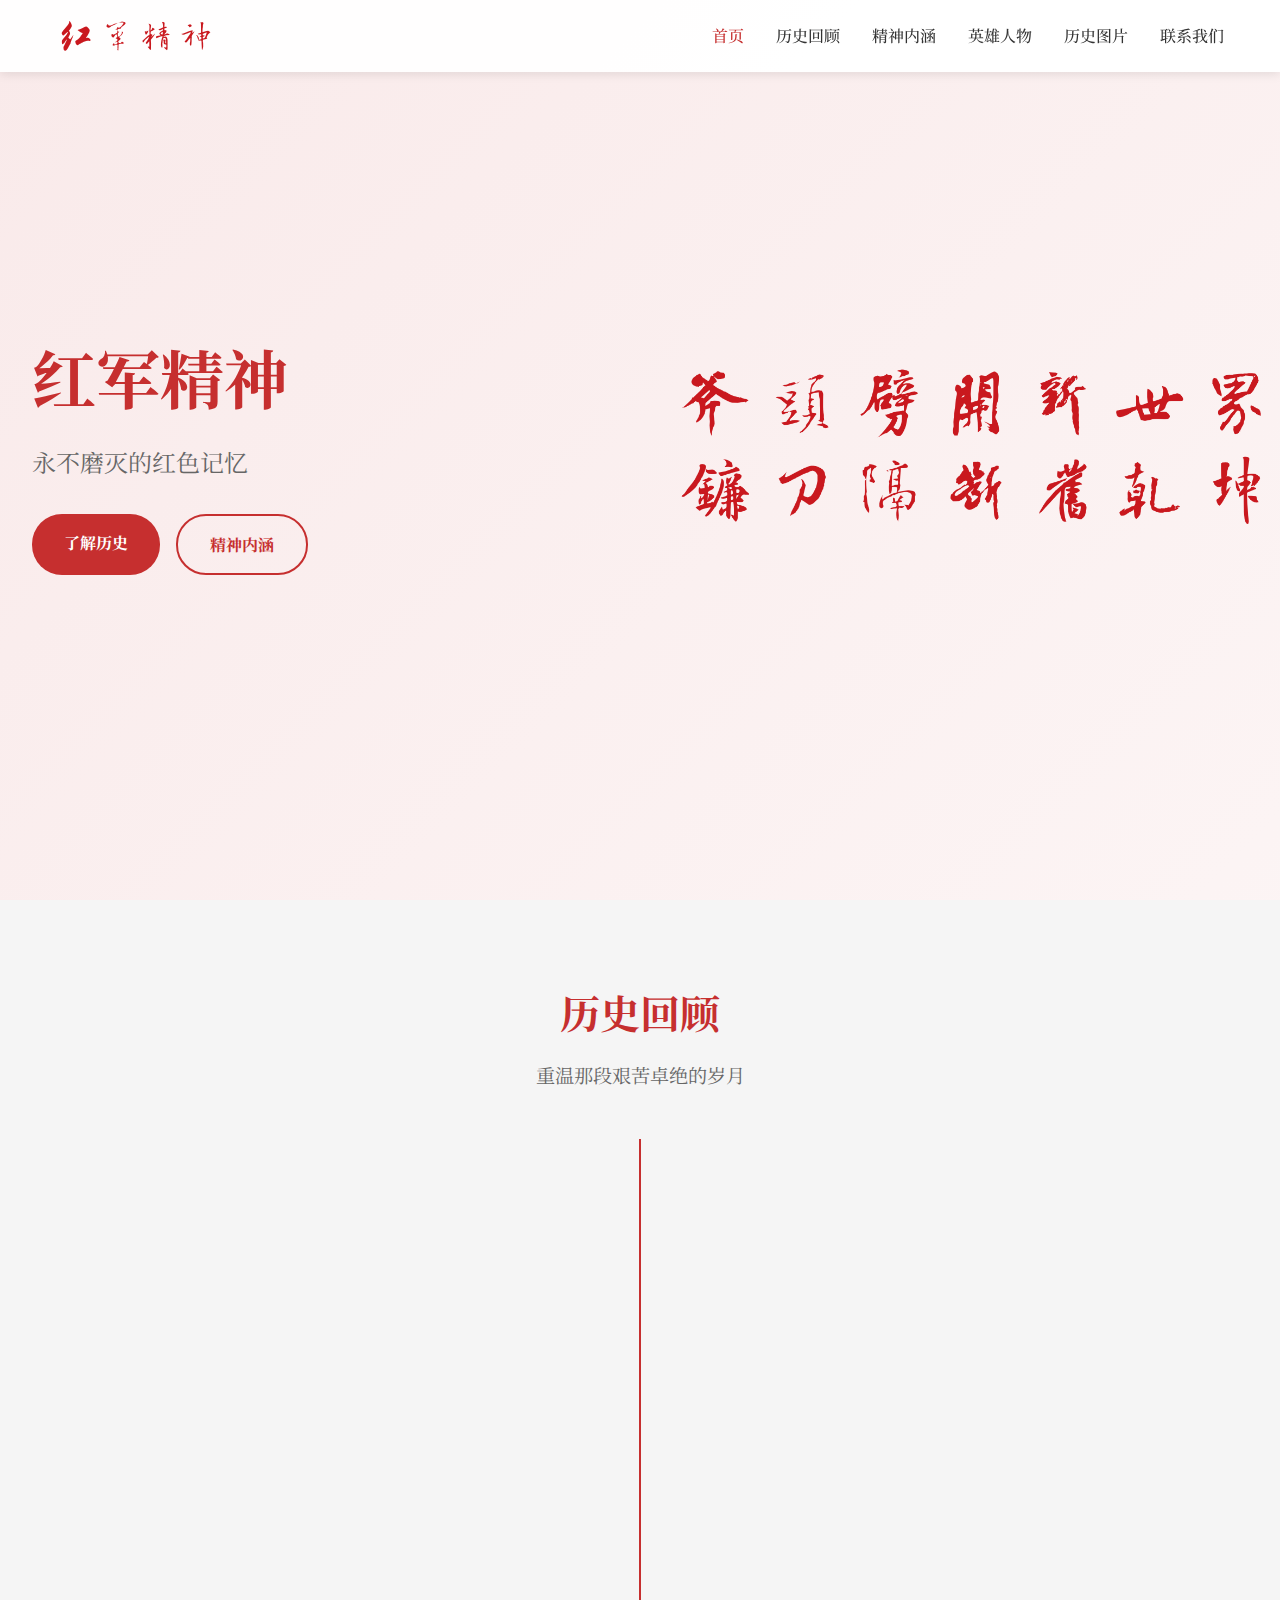
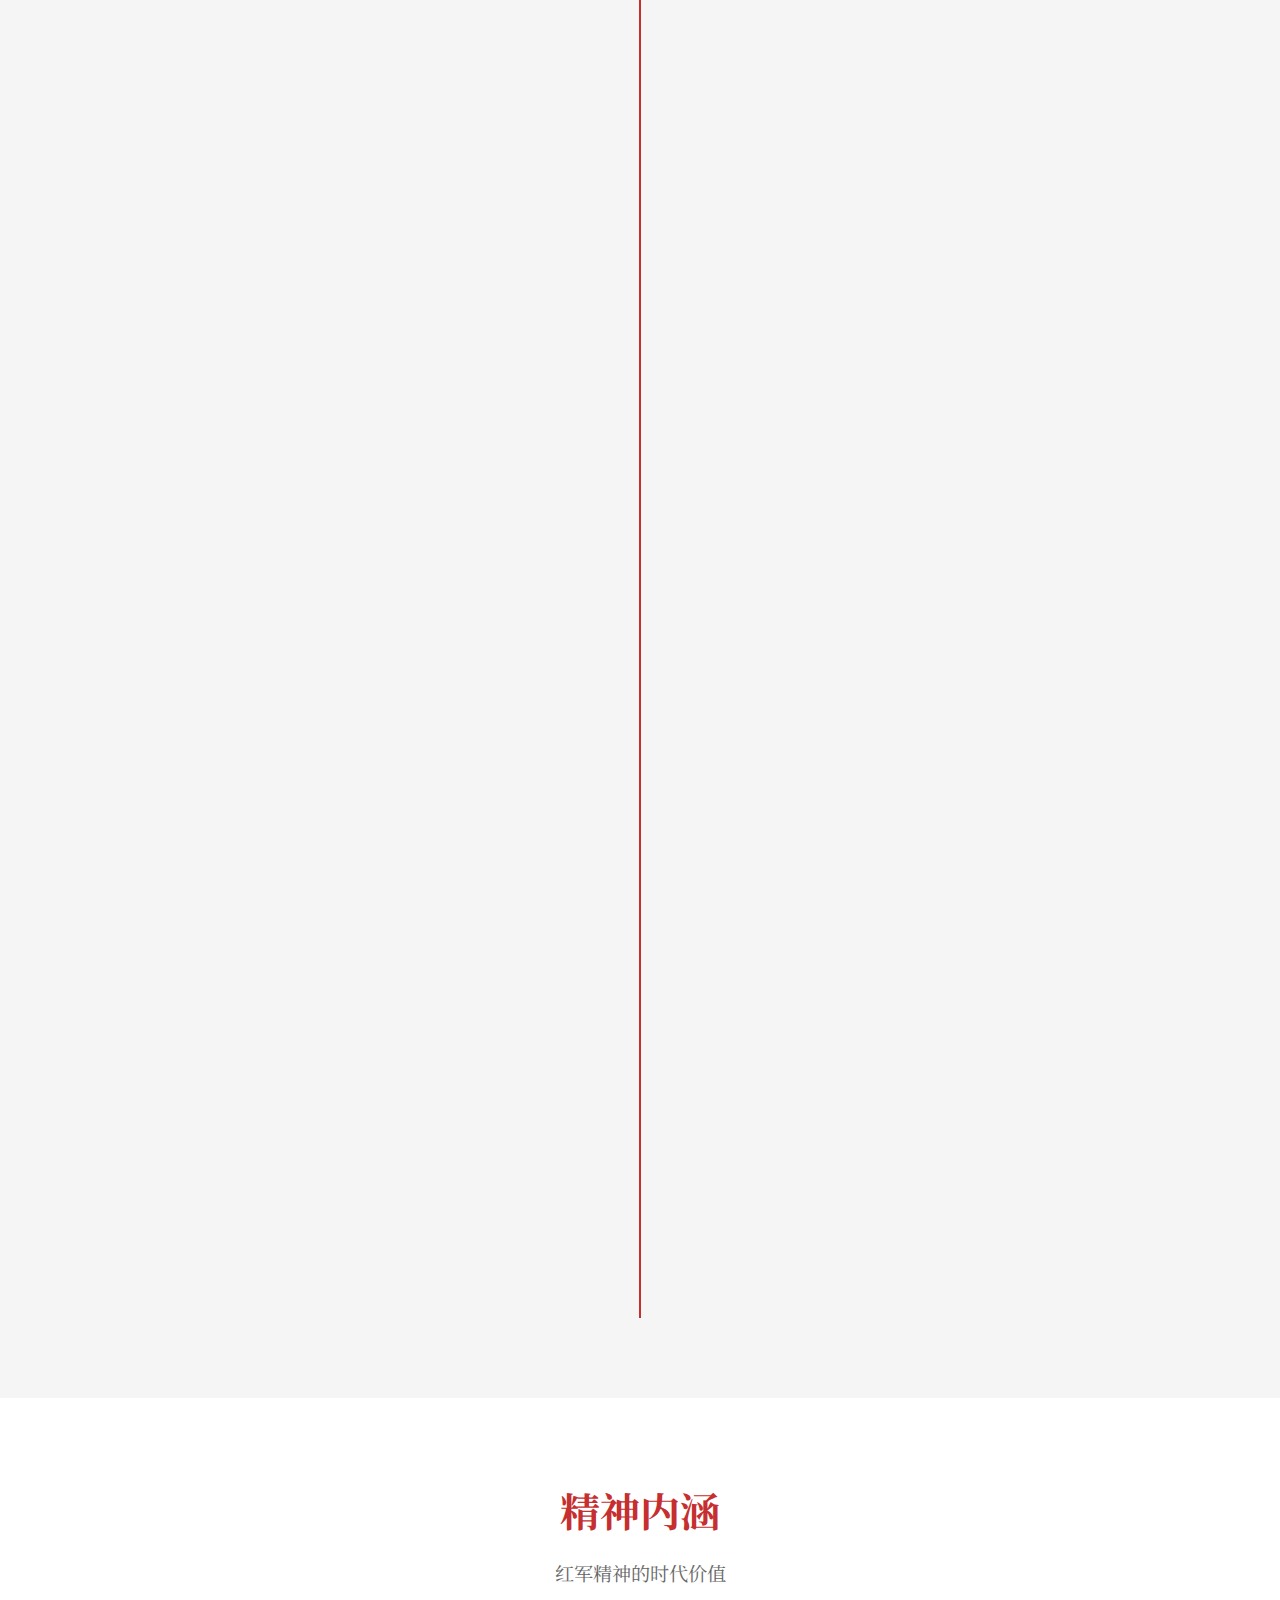
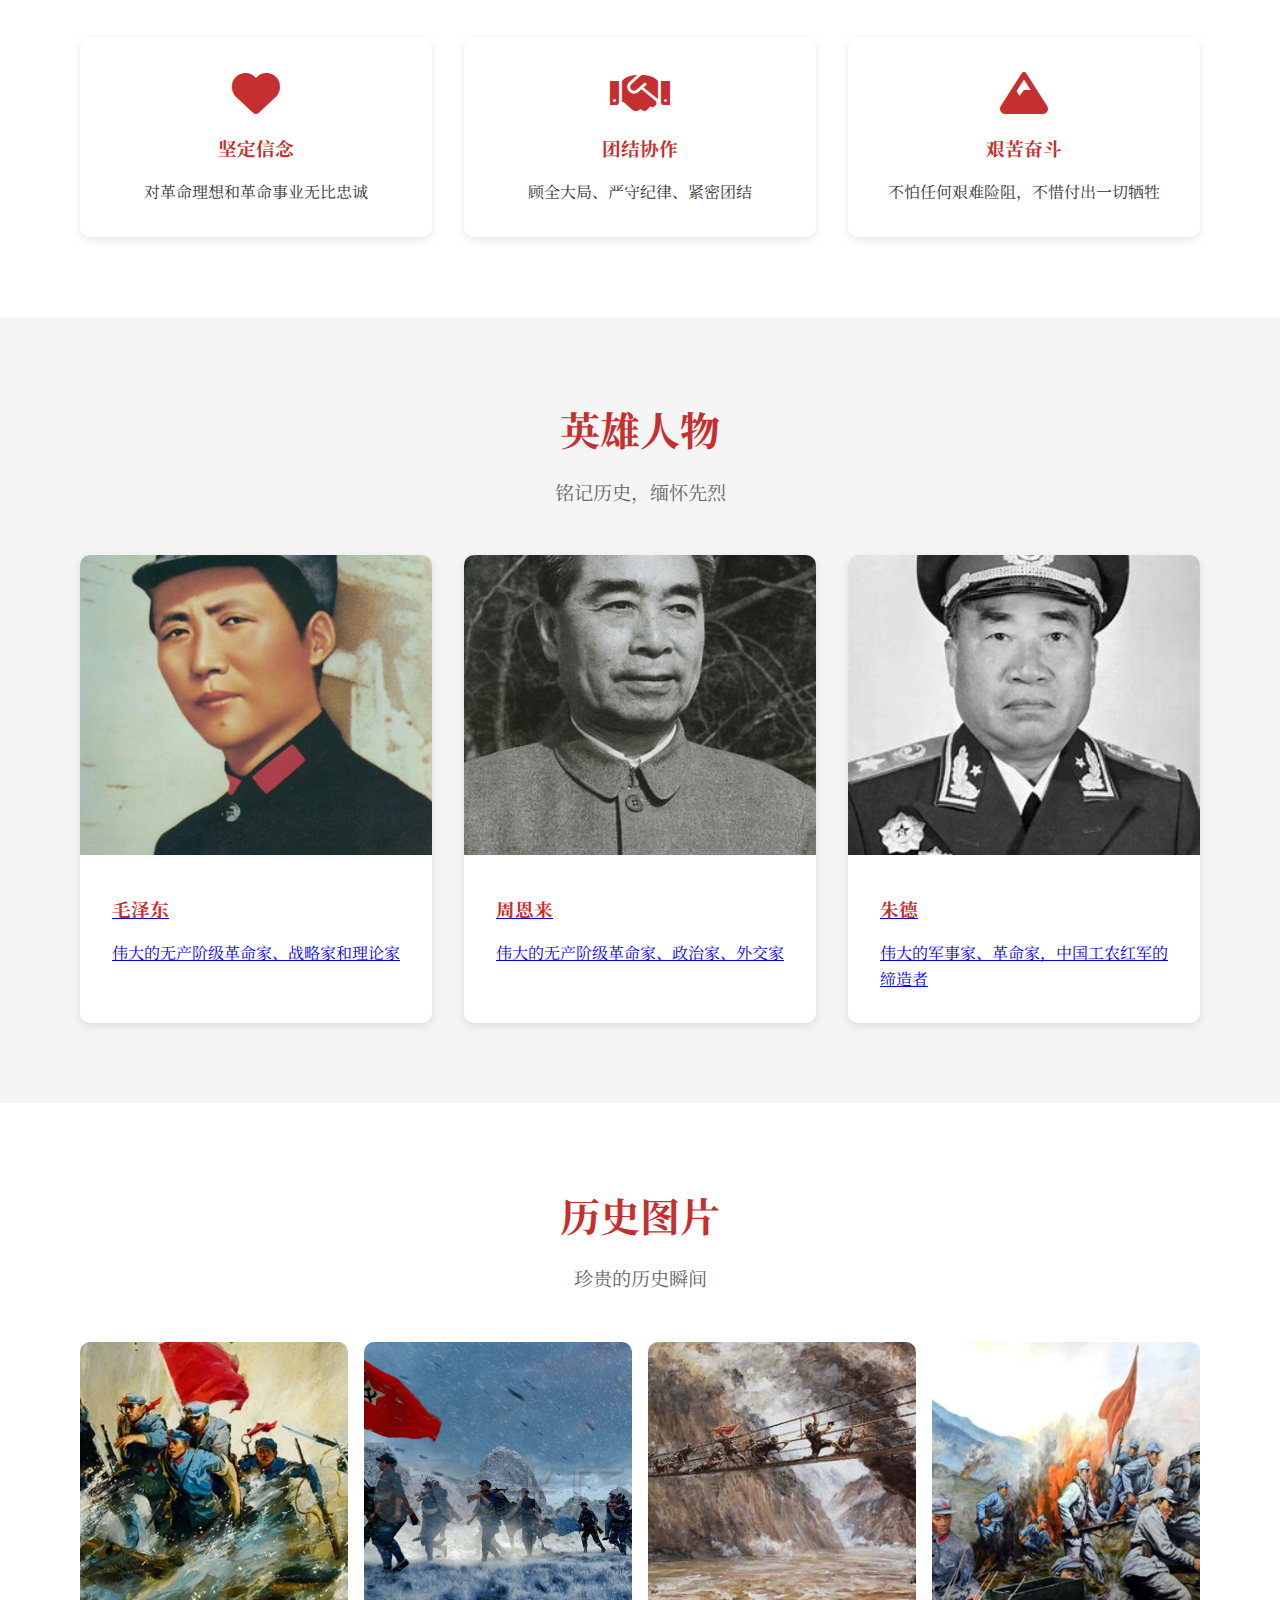
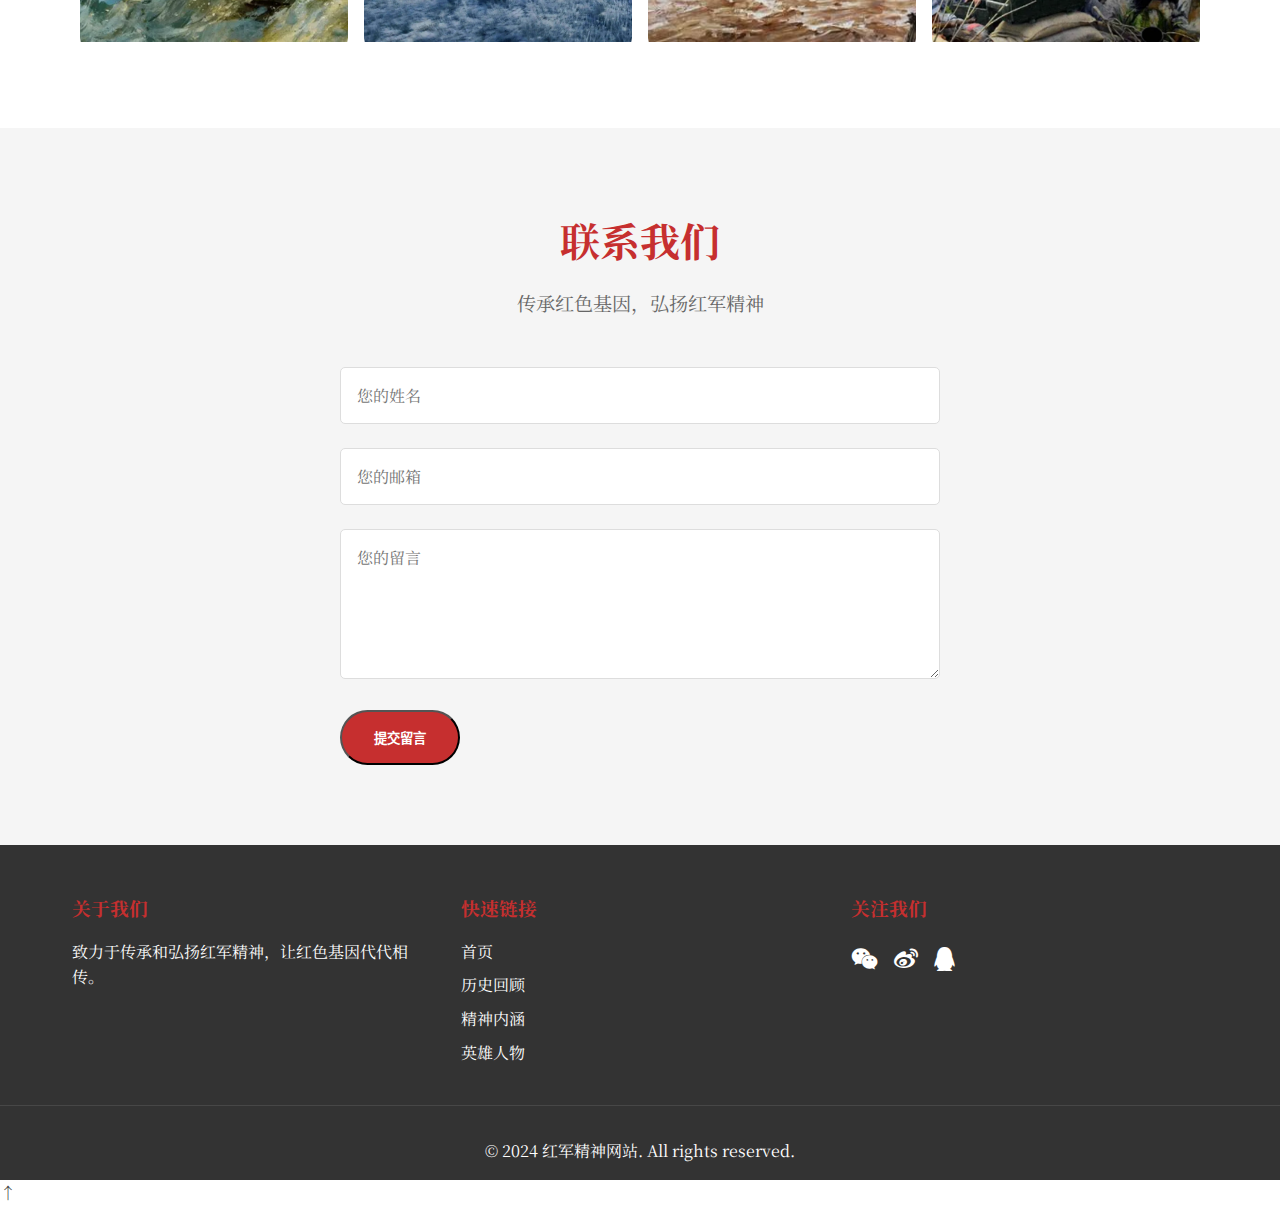
<file: web_team/index.html>
<!DOCTYPE html>
<html lang="zh-CN">
<head>
    <meta charset="UTF-8">
    <meta name="viewport" content="width=device-width, initial-scale=1.0">
    <title>红军精神 - 永不磨灭的红色记忆</title>
    <link rel="stylesheet" href="styles.css">
    <link rel="stylesheet" href="https://cdnjs.cloudflare.com/ajax/libs/font-awesome/6.0.0/css/all.min.css">
    <link href="https://fonts.googleapis.com/css2?family=Noto+Serif+SC:wght@400;700&display=swap" rel="stylesheet">
</head>
<body>
    <!-- 导航栏 -->
    <nav class="navbar">
        <div class="nav-container">
            <div class="logo">
                <img src="images/logo.png" alt="红军精神">
                <span></span>
            </div>
            <div class="nav-links">
                <a href="#home" class="active">首页</a>
                <a href="#history">历史回顾</a>
                <a href="#spirit">精神内涵</a>
                <a href="#heroes">英雄人物</a>
                <a href="#gallery">历史图片</a>
                <a href="#contact">联系我们</a>
            </div>
            <div class="mobile-menu">
                <i class="fas fa-bars"></i>
            </div>
        </div>
    </nav>

    <!-- 英雄区 -->
    <section id="home" class="hero">
        <div class="hero-content">
            <h1>红军精神</h1>
            <p class="subtitle">永不磨灭的红色记忆</p>
            <div class="hero-buttons">
                <a href="#history" class="btn primary">了解历史</a>
                <a href="#spirit" class="btn secondary">精神内涵</a>
            </div>
        </div>
        <div class="hero-image">
            <img src="./images/hero-bg.png" alt="红军长征">
        </div>
    </section>

    <!-- 历史回顾 -->
    <section id="history" class="history-section">
        <div class="section-header">
            <h2>历史回顾</h2>
            <p>重温那段艰苦卓绝的岁月</p>
        </div>
        <div class="timeline">
            <div class="timeline-item">
                <div class="timeline-content">
                    <h3>1927年</h3>
                    <p>南昌起义打响武装反抗国民党反动派的第一枪</p>
                </div>
            </div>
            <div class="timeline-item">
                <div class="timeline-content">
                    <h3>1928年</h3>
                    <p>井冈山会师，创建第一个农村革命根据地</p>
                </div>
            </div>
            <div class="timeline-item">
                <div class="timeline-content">
                    <h3>1931年</h3>
                    <p>中华苏维埃共和国临时中央政府成立</p>
                </div>
            </div>
            <div class="timeline-item">
                <div class="timeline-content">
                    <h3>1934年</h3>
                    <p>红军开始长征，历时两年，行程二万五千里</p>
                </div>
            </div>
            <div class="timeline-item">
                <div class="timeline-content">
                    <h3>1935年</h3>
                    <p>遵义会议召开，确立了毛泽东在党中央的领导地位</p>
                </div>
            </div>
            <div class="timeline-item">
                <div class="timeline-content">
                    <h3>1935年</h3>
                    <p>红军强渡大渡河，飞夺泸定桥</p>
                </div>
            </div>
            <div class="timeline-item">
                <div class="timeline-content">
                    <h3>1935年</h3>
                    <p>红军翻越雪山，穿越草地</p>
                </div>
            </div>
            <div class="timeline-item">
                <div class="timeline-content">
                    <h3>1936年</h3>
                    <p>红军三大主力会师，长征胜利结束</p>
                </div>
            </div>
            <div class="timeline-item">
                <div class="timeline-content">
                    <h3>1937年</h3>
                    <p>抗日战争全面爆发，红军改编为八路军、新四军</p>
                </div>
            </div>
        </div>
    </section>

    <!-- 精神内涵 -->
    <section id="spirit" class="spirit-section">
        <div class="section-header">
            <h2>精神内涵</h2>
            <p>红军精神的时代价值</p>
        </div>
        <div class="spirit-cards">
            <div class="spirit-card">
                <i class="fas fa-heart"></i>
                <h3>坚定信念</h3>
                <p>对革命理想和革命事业无比忠诚</p>
            </div>
            <div class="spirit-card">
                <i class="fas fa-handshake"></i>
                <h3>团结协作</h3>
                <p>顾全大局、严守纪律、紧密团结</p>
            </div>
            <div class="spirit-card">
                <i class="fas fa-mountain"></i>
                <h3>艰苦奋斗</h3>
                <p>不怕任何艰难险阻，不惜付出一切牺牲</p>
            </div>
        </div>
    </section>

    <!-- 英雄人物 -->
    <section id="heroes" class="heroes-section">
        <div class="section-header">
            <h2>英雄人物</h2>
            <p>铭记历史，缅怀先烈</p>
        </div>
        <div class="heroes-grid">
            <a href="./heroes/mao.html" class="hero-card">
                <img src="images/hero1.jpeg" alt="毛泽东同志">
                <div class="hero-info">
                    <h3>毛泽东</h3>
                    <p>伟大的无产阶级革命家、战略家和理论家</p>
                </div>
            </a>
            <a href="./heroes/zhou.html" class="hero-card">
                <img src="images/hero2.jpg" alt="周恩来同志">
                <div class="hero-info">
                    <h3>周恩来</h3>
                    <p>伟大的无产阶级革命家、政治家、外交家</p>
                </div>
            </a>
            <a href="./heroes/zhu.html" class="hero-card">
                <img src="images/hero3.jpg" alt="朱德同志">
                <div class="hero-info">
                    <h3>朱德</h3>
                    <p>伟大的军事家、革命家，中国工农红军的缔造者</p>
                </div>
            </a>
        </div>
    </section>

    <!-- 历史图片 -->
    <section id="gallery" class="gallery-section">
        <div class="section-header">
            <h2>历史图片</h2>
            <p>珍贵的历史瞬间</p>
        </div>
        <div class="gallery-grid">
            <div class="gallery-item">
                <img src="images/gallery1.jpg" alt="历史图片">
            </div>
            <div class="gallery-item">
                <img src="images/gallery2.jpg" alt="历史图片">
            </div>
            <div class="gallery-item">
                <img src="images/gallery3.jpg" alt="历史图片">
            </div>
            <div class="gallery-item">
                <img src="images/gallery4.jpg" alt="历史图片">
            </div>
        </div>
    </section>

    <!-- 联系我们 -->
    <section id="contact" class="contact-section">
        <div class="section-header">
            <h2>联系我们</h2>
            <p>传承红色基因，弘扬红军精神</p>
        </div>
        <div class="contact-form">
            <form>
                <div class="form-group">
                    <input type="text" placeholder="您的姓名" required>
                </div>
                <div class="form-group">
                    <input type="email" placeholder="您的邮箱" required>
                </div>
                <div class="form-group">
                    <textarea placeholder="您的留言" required></textarea>
                </div>
                <button type="submit" class="btn primary">提交留言</button>
            </form>
        </div>
    </section>

    <!-- 页脚 -->
    <footer class="footer">
        <div class="footer-content">
            <div class="footer-section">
                <h3>关于我们</h3>
                <p>致力于传承和弘扬红军精神，让红色基因代代相传。</p>
            </div>
            <div class="footer-section">
                <h3>快速链接</h3>
                <ul>
                    <li><a href="#home">首页</a></li>
                    <li><a href="#history">历史回顾</a></li>
                    <li><a href="#spirit">精神内涵</a></li>
                    <li><a href="#heroes">英雄人物</a></li>
                </ul>
            </div>
            <div class="footer-section">
                <h3>关注我们</h3>
                <div class="social-links">
                    <a href="#"><i class="fab fa-weixin"></i></a>
                    <a href="#"><i class="fab fa-weibo"></i></a>
                    <a href="#"><i class="fab fa-qq"></i></a>
                </div>
            </div>
        </div>
        <div class="footer-bottom">
            <p>&copy; 2024 红军精神网站. All rights reserved.</p>
        </div>
    </footer>

    <script src="script.js"></script>
</body>
</html>
</file>
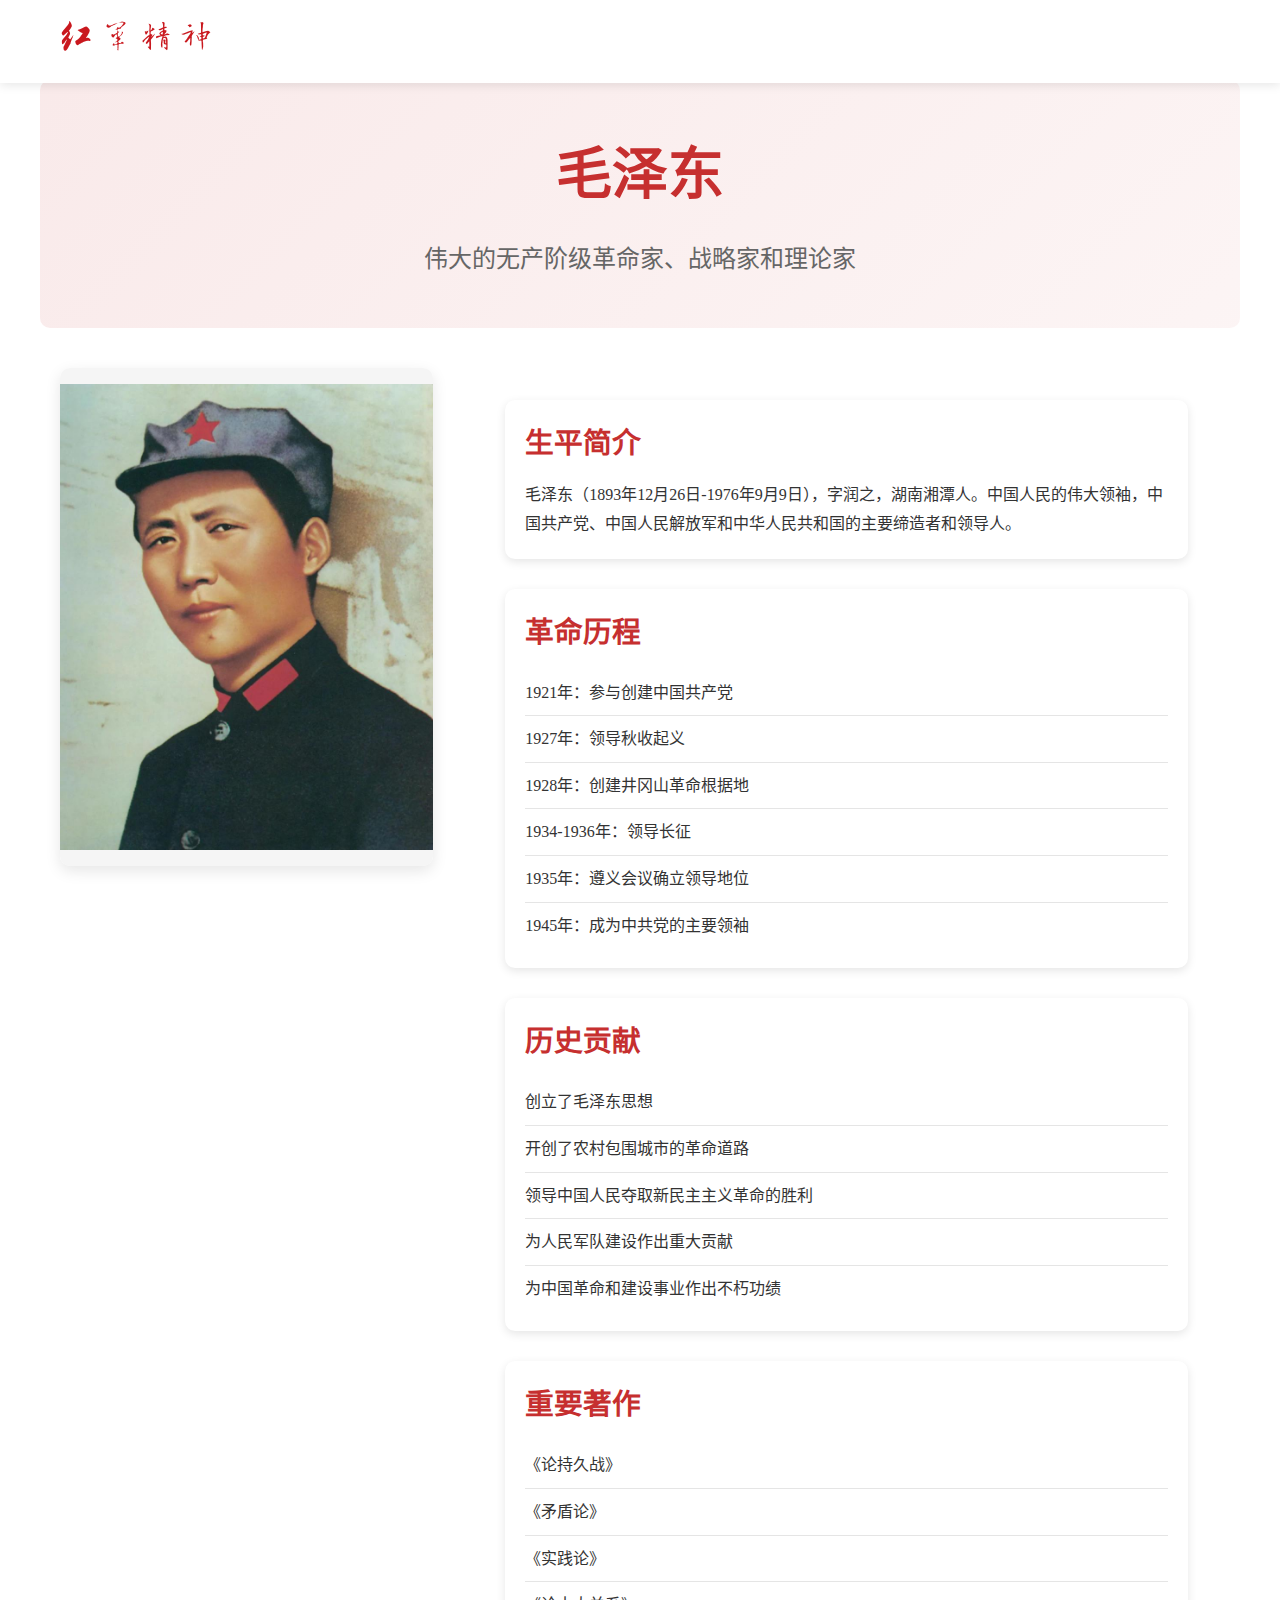
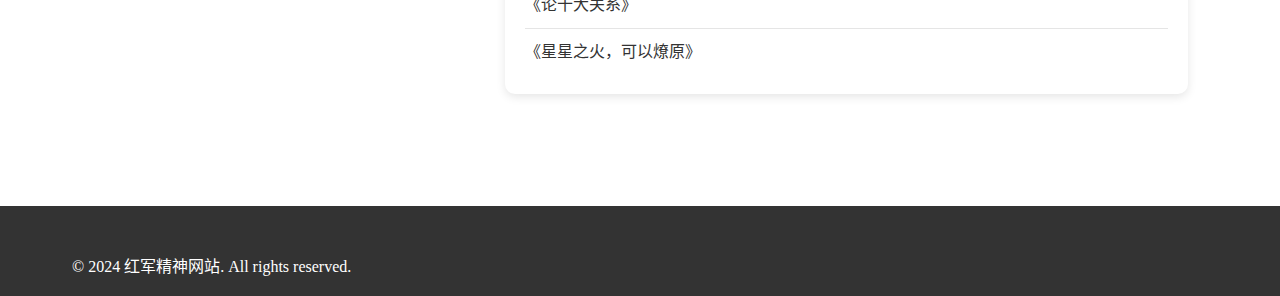
<file: web_team/heroes/mao.html>
<!DOCTYPE html>
<html lang="zh-CN">
<head>
    <meta charset="UTF-8">
    <meta name="viewport" content="width=device-width, initial-scale=1.0">
    <title>毛泽东 - 伟大的革命家和战略家</title>
    <link rel="stylesheet" href="../styles.css">
    <link rel="stylesheet" href="./hero-detail.css">
</head>
<body>
    <nav class="navbar">
        <div class="nav-container">
            <div class="logo">
                <a href="../index.html">
                    <img src="../images/logo.png" alt="红军精神">
                    <span></span>
                </a>
            </div>
        </div>
    </nav>

    <main class="hero-detail">
        <div class="hero-banner">
            <h1>毛泽东</h1>
            <p class="subtitle">伟大的无产阶级革命家、战略家和理论家</p>
        </div>

        <div class="hero-content">
            <div class="hero-image">
                <img src="../images/hero1.jpeg" alt="毛泽东同志">
            </div>
            
            <div class="hero-info">
                <section class="info-section">
                    <h2>生平简介</h2>
                    <p>毛泽东（1893年12月26日-1976年9月9日），字润之，湖南湘潭人。中国人民的伟大领袖，中国共产党、中国人民解放军和中华人民共和国的主要缔造者和领导人。</p>
                </section>

                <section class="info-section">
                    <h2>革命历程</h2>
                    <ul>
                        <li>1921年：参与创建中国共产党</li>
                        <li>1927年：领导秋收起义</li>
                        <li>1928年：创建井冈山革命根据地</li>
                        <li>1934-1936年：领导长征</li>
                        <li>1935年：遵义会议确立领导地位</li>
                        <li>1945年：成为中共党的主要领袖</li>
                    </ul>
                </section>

                <section class="info-section">
                    <h2>历史贡献</h2>
                    <ul>
                        <li>创立了毛泽东思想</li>
                        <li>开创了农村包围城市的革命道路</li>
                        <li>领导中国人民夺取新民主主义革命的胜利</li>
                        <li>为人民军队建设作出重大贡献</li>
                        <li>为中国革命和建设事业作出不朽功绩</li>
                    </ul>
                </section>

                <section class="info-section">
                    <h2>重要著作</h2>
                    <ul>
                        <li>《论持久战》</li>
                        <li>《矛盾论》</li>
                        <li>《实践论》</li>
                        <li>《论十大关系》</li>
                        <li>《星星之火，可以燎原》</li>
                    </ul>
                </section>
            </div>
        </div>
    </main>

    <footer class="footer">
        <div class="footer-content">
            <p>&copy; 2024 红军精神网站. All rights reserved.</p>
        </div>
    </footer>
</body>
</html>
</file>
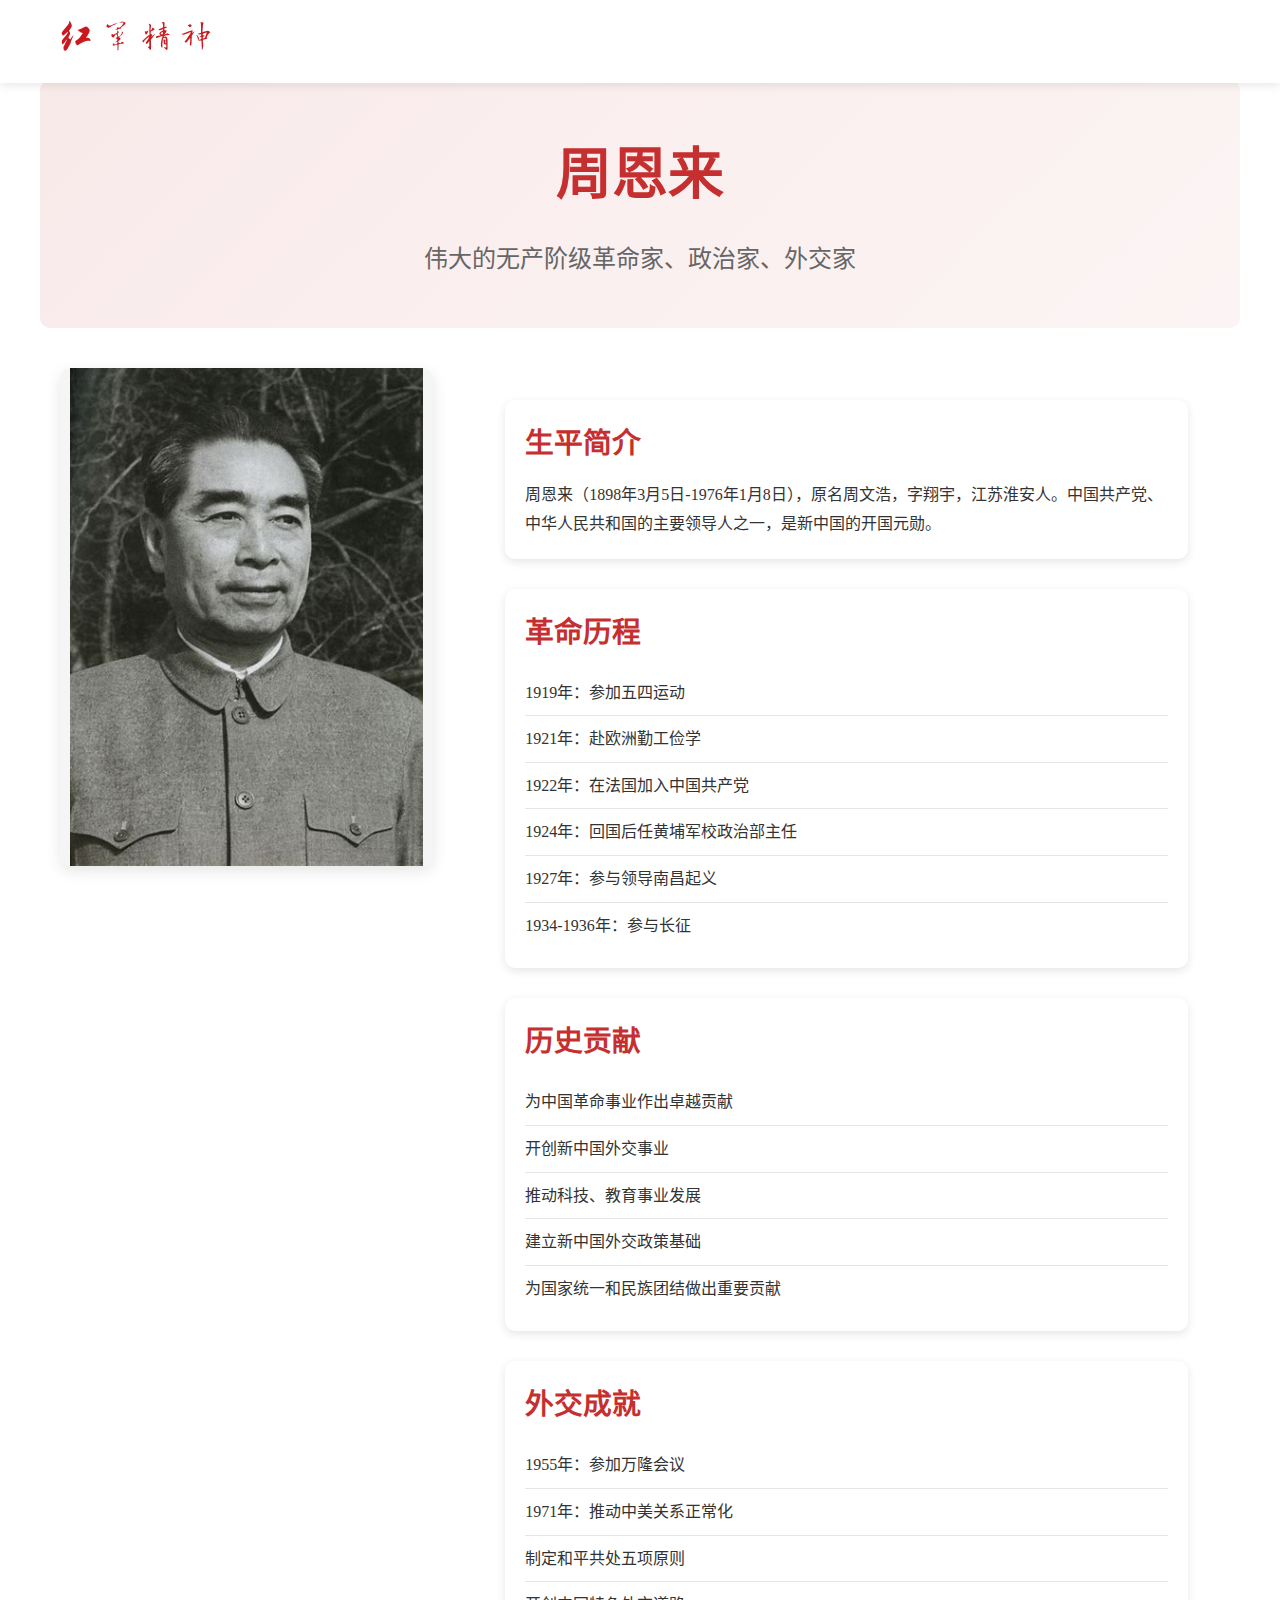
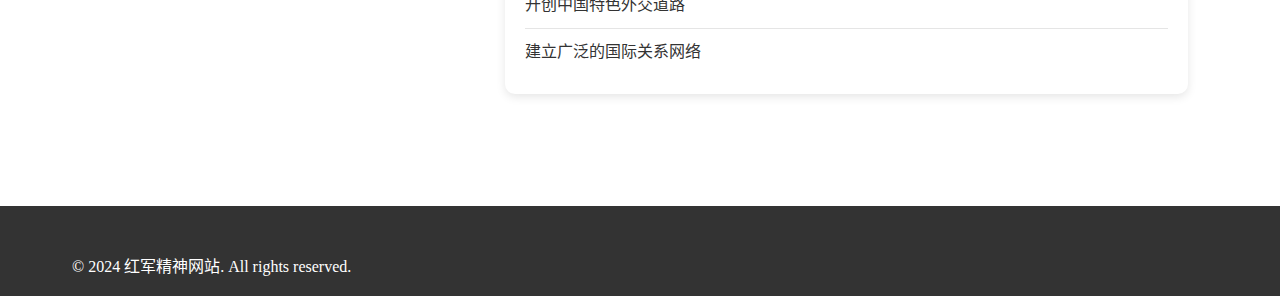
<file: web_team/heroes/zhou.html>
<!DOCTYPE html>
<html lang="zh-CN">
<head>
    <meta charset="UTF-8">
    <meta name="viewport" content="width=device-width, initial-scale=1.0">
    <title>周恩来 - 伟大的革命家和外交家</title>
    <link rel="stylesheet" href="../styles.css">
    <link rel="stylesheet" href="./hero-detail.css">
</head>
<body>
    <nav class="navbar">
        <div class="nav-container">
            <div class="logo">
                <a href="../index.html">
                    <img src="../images/logo.png" alt="红军精神">
                    <span></span>
                </a>
            </div>
        </div>
    </nav>

    <main class="hero-detail">
        <div class="hero-banner">
            <h1>周恩来</h1>
            <p class="subtitle">伟大的无产阶级革命家、政治家、外交家</p>
        </div>

        <div class="hero-content">
            <div class="hero-image">
                <img src="../images/hero2.jpg" alt="周恩来同志">
            </div>
            
            <div class="hero-info">
                <section class="info-section">
                    <h2>生平简介</h2>
                    <p>周恩来（1898年3月5日-1976年1月8日），原名周文浩，字翔宇，江苏淮安人。中国共产党、中华人民共和国的主要领导人之一，是新中国的开国元勋。</p>
                </section>

                <section class="info-section">
                    <h2>革命历程</h2>
                    <ul>
                        <li>1919年：参加五四运动</li>
                        <li>1921年：赴欧洲勤工俭学</li>
                        <li>1922年：在法国加入中国共产党</li>
                        <li>1924年：回国后任黄埔军校政治部主任</li>
                        <li>1927年：参与领导南昌起义</li>
                        <li>1934-1936年：参与长征</li>
                    </ul>
                </section>

                <section class="info-section">
                    <h2>历史贡献</h2>
                    <ul>
                        <li>为中国革命事业作出卓越贡献</li>
                        <li>开创新中国外交事业</li>
                        <li>推动科技、教育事业发展</li>
                        <li>建立新中国外交政策基础</li>
                        <li>为国家统一和民族团结做出重要贡献</li>
                    </ul>
                </section>

                <section class="info-section">
                    <h2>外交成就</h2>
                    <ul>
                        <li>1955年：参加万隆会议</li>
                        <li>1971年：推动中美关系正常化</li>
                        <li>制定和平共处五项原则</li>
                        <li>开创中国特色外交道路</li>
                        <li>建立广泛的国际关系网络</li>
                    </ul>
                </section>
            </div>
        </div>
    </main>

    <footer class="footer">
        <div class="footer-content">
            <p>&copy; 2024 红军精神网站. All rights reserved.</p>
        </div>
    </footer>
</body>
</html>
</file>
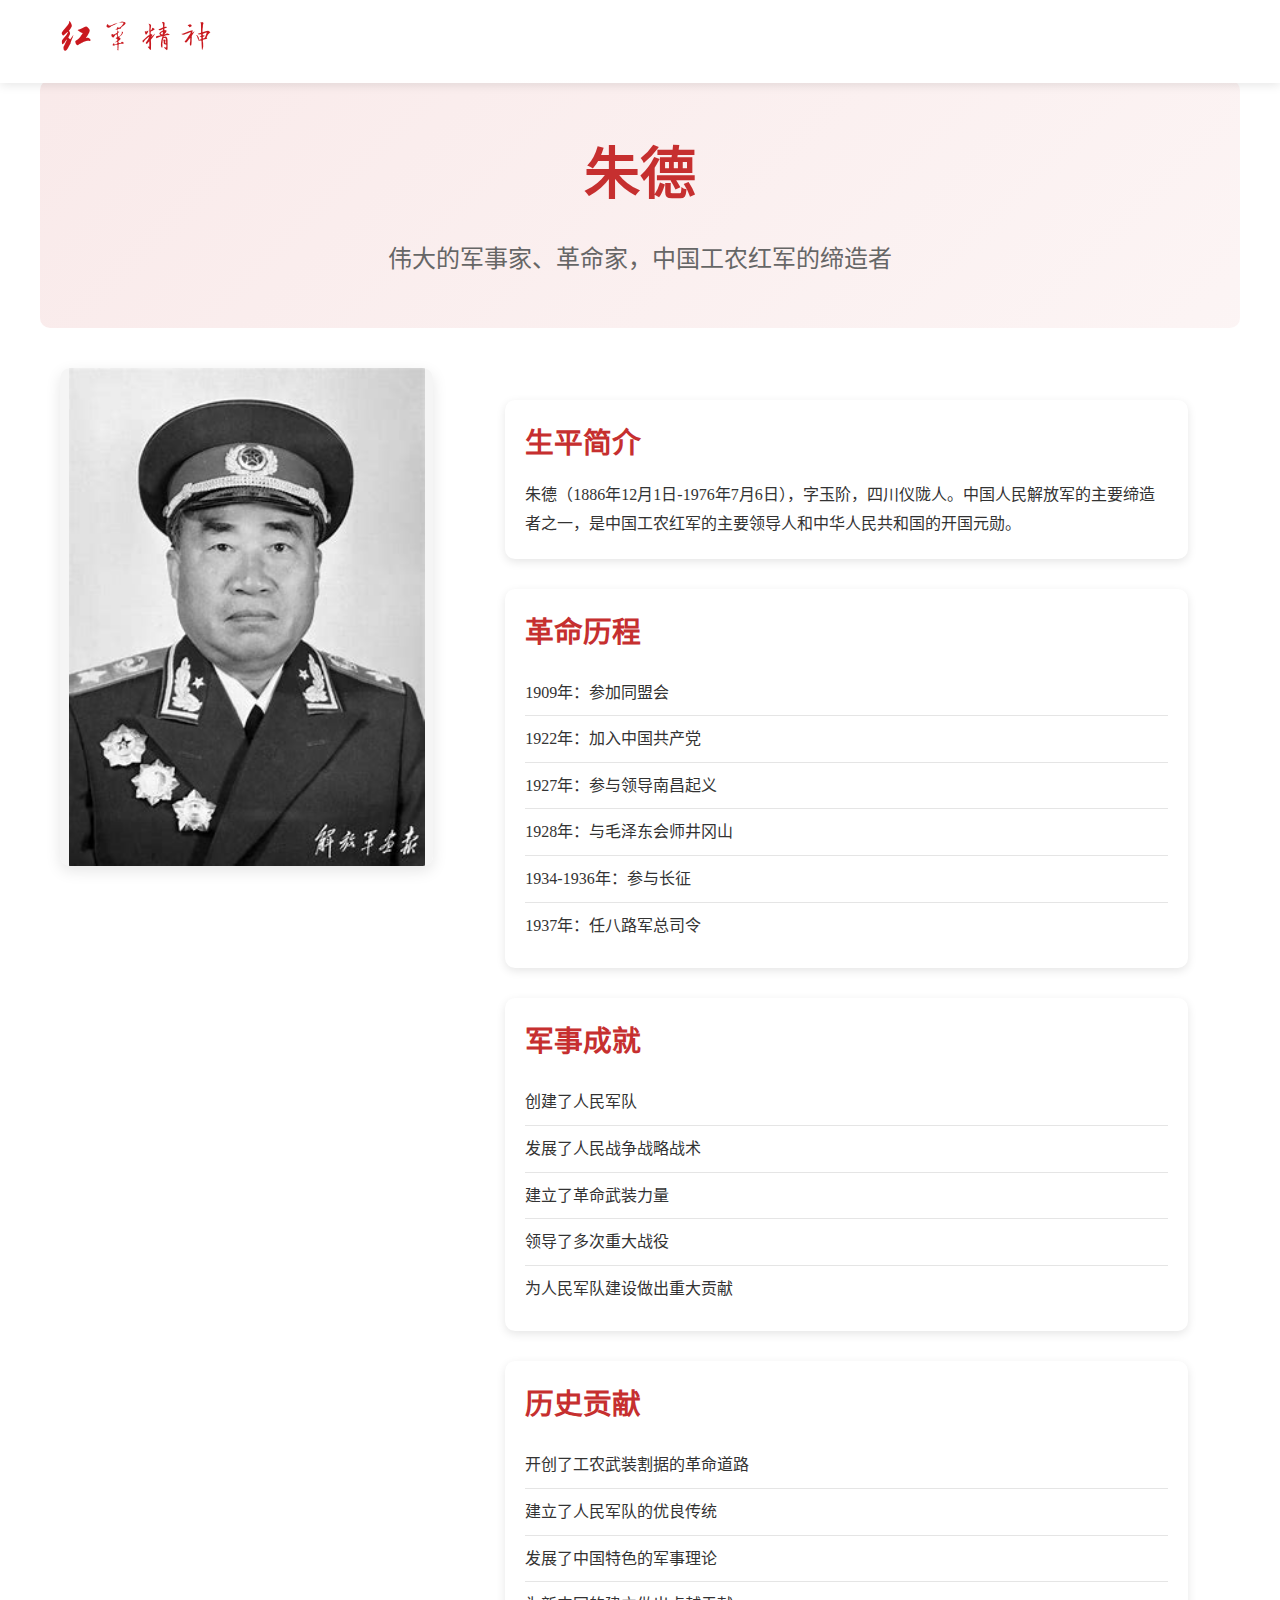
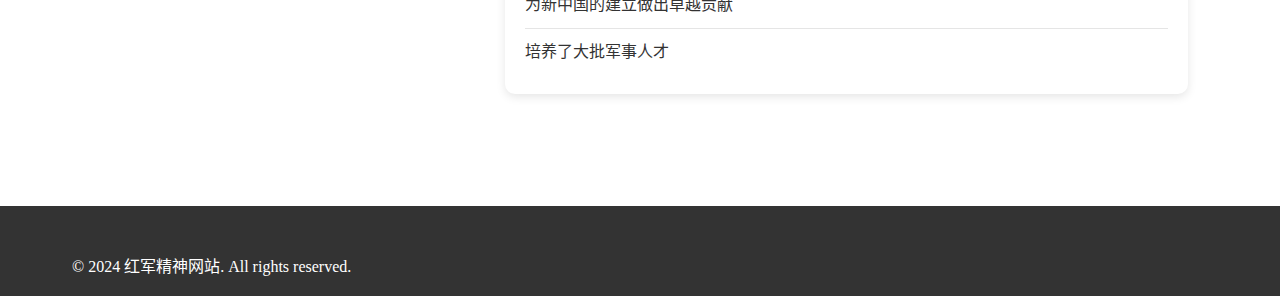
<file: web_team/heroes/zhu.html>
<!DOCTYPE html>
<html lang="zh-CN">
<head>
    <meta charset="UTF-8">
    <meta name="viewport" content="width=device-width, initial-scale=1.0">
    <title>朱德 - 伟大的军事家和革命家</title>
    <link rel="stylesheet" href="../styles.css">
    <link rel="stylesheet" href="./hero-detail.css">
</head>
<body>
    <nav class="navbar">
        <div class="nav-container">
            <div class="logo">
                <a href="../index.html">
                    <img src="../images/logo.png" alt="红军精神">
                    <span></span>
                </a>
            </div>
        </div>
    </nav>

    <main class="hero-detail">
        <div class="hero-banner">
            <h1>朱德</h1>
            <p class="subtitle">伟大的军事家、革命家，中国工农红军的缔造者</p>
        </div>

        <div class="hero-content">
            <div class="hero-image">
                <img src="../images/hero3.jpg" alt="朱德同志">
            </div>
            
            <div class="hero-info">
                <section class="info-section">
                    <h2>生平简介</h2>
                    <p>朱德（1886年12月1日-1976年7月6日），字玉阶，四川仪陇人。中国人民解放军的主要缔造者之一，是中国工农红军的主要领导人和中华人民共和国的开国元勋。</p>
                </section>

                <section class="info-section">
                    <h2>革命历程</h2>
                    <ul>
                        <li>1909年：参加同盟会</li>
                        <li>1922年：加入中国共产党</li>
                        <li>1927年：参与领导南昌起义</li>
                        <li>1928年：与毛泽东会师井冈山</li>
                        <li>1934-1936年：参与长征</li>
                        <li>1937年：任八路军总司令</li>
                    </ul>
                </section>

                <section class="info-section">
                    <h2>军事成就</h2>
                    <ul>
                        <li>创建了人民军队</li>
                        <li>发展了人民战争战略战术</li>
                        <li>建立了革命武装力量</li>
                        <li>领导了多次重大战役</li>
                        <li>为人民军队建设做出重大贡献</li>
                    </ul>
                </section>

                <section class="info-section">
                    <h2>历史贡献</h2>
                    <ul>
                        <li>开创了工农武装割据的革命道路</li>
                        <li>建立了人民军队的优良传统</li>
                        <li>发展了中国特色的军事理论</li>
                        <li>为新中国的建立做出卓越贡献</li>
                        <li>培养了大批军事人才</li>
                    </ul>
                </section>
            </div>
        </div>
    </main>

    <footer class="footer">
        <div class="footer-content">
            <p>&copy; 2024 红军精神网站. All rights reserved.</p>
        </div>
    </footer>
</body>
</html>
</file>
<file: web_team/styles.css>
/* 全局样式 */
:root {
    --primary-color: #c62f2f;
    --secondary-color: #f5f5f5;
    --text-color: #333;
    --light-text: #666;
    --background-color: #fff;
    --section-padding: 5rem;
}

* {
    margin: 0;
    padding: 0;
    box-sizing: border-box;
}

body {
    font-family: 'Noto Serif SC', serif;
    line-height: 1.6;
    color: var(--text-color);
    background-color: var(--background-color);
}

/* 导航栏样式 */
.navbar {
    position: fixed;
    top: 0;
    left: 0;
    width: 100%;
    background-color: rgba(255, 255, 255, 0.95);
    box-shadow: 0 2px 10px rgba(0, 0, 0, 0.1);
    z-index: 1000;
    transition: all 0.3s ease;
}

.nav-container {
    max-width: 1200px;
    margin: 0 auto;
    padding: 1rem;
    display: flex;
    justify-content: space-between;
    align-items: center;
}

.logo {
    display: flex;
    align-items: center;
    gap: 1rem;
}

.logo img {
    height: 40px;
}

.logo span {
    font-size: 1.5rem;
    font-weight: bold;
    color: var(--primary-color);
}

.nav-links {
    display: flex;
    gap: 2rem;
}

.nav-links a {
    text-decoration: none;
    color: var(--text-color);
    font-weight: 500;
    transition: color 0.3s ease;
}

.nav-links a:hover,
.nav-links a.active {
    color: var(--primary-color);
}

.mobile-menu {
    display: none;
    font-size: 1.5rem;
    cursor: pointer;
}

/* 英雄区样式 */
.hero {
    height: 100vh;
    display: flex;
    align-items: center;
    background: linear-gradient(135deg, rgba(198, 47, 47, 0.1), rgba(198, 47, 47, 0.05));
    position: relative;
    overflow: hidden;
}

.hero-content {
    flex: 1;
    padding: 2rem;
    z-index: 1;
}

.hero h1 {
    font-size: 4rem;
    margin-bottom: 1rem;
    color: var(--primary-color);
    animation: fadeInUp 1s ease;
}

.hero .subtitle {
    font-size: 1.5rem;
    color: var(--light-text);
    margin-bottom: 2rem;
    animation: fadeInUp 1s ease 0.2s;
}

.hero-buttons {
    display: flex;
    gap: 1rem;
    animation: fadeInUp 1s ease 0.4s;
}

.btn {
    padding: 1rem 2rem;
    border-radius: 30px;
    text-decoration: none;
    font-weight: bold;
    transition: all 0.3s ease;
}

.btn.primary {
    background-color: var(--primary-color);
    color: white;
}

.btn.secondary {
    background-color: transparent;
    border: 2px solid var(--primary-color);
    color: var(--primary-color);
}

.btn:hover {
    transform: translateY(-3px);
    box-shadow: 0 5px 15px rgba(0, 0, 0, 0.1);
}

.hero-image {
    flex: 1;
    position: relative;
}

.hero-image img {
    width: 100%;
    height: 100%;
    object-fit: cover;
    animation: fadeIn 1s ease;
}

/* 通用部分样式 */
.section-header {
    text-align: center;
    margin-bottom: 3rem;
}

.section-header h2 {
    font-size: 2.5rem;
    color: var(--primary-color);
    margin-bottom: 1rem;
}

.section-header p {
    color: var(--light-text);
    font-size: 1.2rem;
}

/* 历史回顾部分 */
.history-section {
    padding: var(--section-padding);
    background-color: var(--secondary-color);
}

.timeline {
    position: relative;
    max-width: 800px;
    margin: 0 auto;
}

.timeline::before {
    content: '';
    position: absolute;
    width: 2px;
    background-color: var(--primary-color);
    top: 0;
    bottom: 0;
    left: 50%;
    margin-left: -1px;
}

.timeline-item {
    padding: 2rem;
    position: relative;
    width: 50%;
    box-sizing: border-box;
}

.timeline-item:nth-child(odd) {
    left: 0;
    padding-right: 2rem;
}

.timeline-item:nth-child(even) {
    left: 50%;
    padding-left: 2rem;
}

.timeline-content {
    background: white;
    padding: 2rem;
    border-radius: 10px;
    box-shadow: 0 3px 10px rgba(0, 0, 0, 0.1);
    position: relative;
}

.timeline-content::before {
    content: '';
    position: absolute;
    width: 20px;
    height: 20px;
    background-color: var(--primary-color);
    border-radius: 50%;
    top: 50%;
    right: 0;
    transform: translateY(-50%);
}

/* 精神内涵部分 */
.spirit-section {
    padding: var(--section-padding);
}

.spirit-cards {
    display: grid;
    grid-template-columns: repeat(auto-fit, minmax(300px, 1fr));
    gap: 2rem;
    max-width: 1200px;
    margin: 0 auto;
}

.spirit-card {
    background: white;
    padding: 2rem;
    border-radius: 10px;
    box-shadow: 0 3px 10px rgba(0, 0, 0, 0.1);
    text-align: center;
    transition: transform 0.3s ease;
}

.spirit-card:hover {
    transform: translateY(-10px);
}

.spirit-card i {
    font-size: 3rem;
    color: var(--primary-color);
    margin-bottom: 1rem;
}

.spirit-card h3 {
    margin-bottom: 1rem;
    color: var(--primary-color);
}

/* 英雄人物部分 */
.heroes-section {
    padding: var(--section-padding);
    background-color: var(--secondary-color);
}

.heroes-grid {
    display: grid;
    grid-template-columns: repeat(auto-fit, minmax(300px, 1fr));
    gap: 2rem;
    max-width: 1200px;
    margin: 0 auto;
}

.hero-card {
    background: white;
    border-radius: 10px;
    overflow: hidden;
    box-shadow: 0 3px 10px rgba(0, 0, 0, 0.1);
    transition: transform 0.3s ease;
}

.hero-card:hover {
    transform: translateY(-10px);
}

.hero-card img {
    width: 100%;
    height: 300px;
    object-fit: cover;
}

.hero-info {
    padding: 2rem;
}

.hero-info h3 {
    color: var(--primary-color);
    margin-bottom: 1rem;
}

/* 历史图片部分 */
.gallery-section {
    padding: var(--section-padding);
}

.gallery-grid {
    display: grid;
    grid-template-columns: repeat(auto-fit, minmax(250px, 1fr));
    gap: 1rem;
    max-width: 1200px;
    margin: 0 auto;
}

.gallery-item {
    position: relative;
    overflow: hidden;
    border-radius: 10px;
}

.gallery-item img {
    width: 100%;
    height: 300px;
    object-fit: cover;
    transition: transform 0.3s ease;
}

.gallery-item:hover img {
    transform: scale(1.1);
}

/* 联系我们部分 */
.contact-section {
    padding: var(--section-padding);
    background-color: var(--secondary-color);
}

.contact-form {
    max-width: 600px;
    margin: 0 auto;
}

.form-group {
    margin-bottom: 1.5rem;
}

.form-group input,
.form-group textarea {
    width: 100%;
    padding: 1rem;
    border: 1px solid #ddd;
    border-radius: 5px;
    font-family: inherit;
    font-size: 1rem;
}

.form-group textarea {
    height: 150px;
    resize: vertical;
}

/* 页脚样式 */
.footer {
    background-color: #333;
    color: white;
    padding: 3rem 0 1rem;
}

.footer-content {
    max-width: 1200px;
    margin: 0 auto;
    display: grid;
    grid-template-columns: repeat(auto-fit, minmax(250px, 1fr));
    gap: 2rem;
    padding: 0 2rem;
}

.footer-section h3 {
    color: var(--primary-color);
    margin-bottom: 1rem;
}

.footer-section ul {
    list-style: none;
}

.footer-section ul li {
    margin-bottom: 0.5rem;
}

.footer-section a {
    color: white;
    text-decoration: none;
    transition: color 0.3s ease;
}

.footer-section a:hover {
    color: var(--primary-color);
}

.social-links {
    display: flex;
    gap: 1rem;
}

.social-links a {
    font-size: 1.5rem;
}

.footer-bottom {
    text-align: center;
    margin-top: 2rem;
    padding-top: 2rem;
    border-top: 1px solid rgba(255, 255, 255, 0.1);
}

/* 动画 */
@keyframes fadeIn {
    from { opacity: 0; }
    to { opacity: 1; }
}

@keyframes fadeInUp {
    from {
        opacity: 0;
        transform: translateY(20px);
    }
    to {
        opacity: 1;
        transform: translateY(0);
    }
}

/* 响应式设计 */
@media (max-width: 768px) {
    .nav-links {
        display: none;
    }

    .mobile-menu {
        display: block;
    }

    .hero {
        flex-direction: column;
        height: auto;
        padding: 5rem 0;
    }

    .hero-content {
        text-align: center;
    }

    .hero h1 {
        font-size: 2.5rem;
    }

    .hero-buttons {
        justify-content: center;
    }

    .timeline::before {
        left: 0;
    }

    .timeline-item {
        width: 100%;
        padding-left: 2rem;
    }

    .timeline-item:nth-child(even) {
        left: 0;
    }

    .timeline-content::before {
        left: 0;
        right: auto;
    }
}

/* 滚动条样式 */
::-webkit-scrollbar {
    width: 8px;
}

::-webkit-scrollbar-track {
    background: var(--secondary-color);
}

::-webkit-scrollbar-thumb {
    background: var(--primary-color);
    border-radius: 4px;
}

::-webkit-scrollbar-thumb:hover {
    background: #a82525;
}
</file>
<file: web_team/heroes/hero-detail.css>
.hero-detail {
    padding-top: 80px;
    max-width: 1200px;
    margin: 0 auto;
    padding-bottom: 50px;
}

.hero-banner {
    text-align: center;
    padding: 50px 20px;
    background: linear-gradient(135deg, rgba(198, 47, 47, 0.1), rgba(198, 47, 47, 0.05));
    border-radius: 10px;
    margin-bottom: 40px;
}

.hero-banner h1 {
    font-size: 3.5rem;
    color: var(--primary-color);
    margin-bottom: 20px;
}

.hero-banner .subtitle {
    font-size: 1.5rem;
    color: var(--light-text);
}

.hero-content {
    display: grid;
    grid-template-columns: 1fr 2fr;
    gap: 40px;
    padding: 0 20px;
    align-items: start;
}

.hero-image {
    position: relative;
    width: 100%;
    padding-top: 133.33%; /* 3:4 比例 */
    overflow: hidden;
    border-radius: 10px;
    box-shadow: 0 5px 15px rgba(0, 0, 0, 0.1);
}

.hero-image img {
    position: absolute;
    top: 0;
    left: 0;
    width: 100%;
    height: 100%;
    object-fit: contain;
    background-color: #f5f5f5;
}

.info-section {
    margin-bottom: 30px;
    padding: 20px;
    background: white;
    border-radius: 10px;
    box-shadow: 0 3px 10px rgba(0, 0, 0, 0.1);
}

.info-section h2 {
    color: var(--primary-color);
    margin-bottom: 15px;
    font-size: 1.8rem;
}

.info-section p {
    line-height: 1.8;
    color: var(--text-color);
}

.info-section ul {
    list-style: none;
    padding: 0;
}

.info-section ul li {
    padding: 10px 0;
    border-bottom: 1px solid rgba(0, 0, 0, 0.1);
    color: var(--text-color);
}

.info-section ul li:last-child {
    border-bottom: none;
}

@media (max-width: 768px) {
    .hero-content {
        grid-template-columns: 1fr;
    }

    .hero-banner h1 {
        font-size: 2.5rem;
    }

    .hero-banner .subtitle {
        font-size: 1.2rem;
    }

    .info-section h2 {
        font-size: 1.5rem;
    }

    .hero-image {
        padding-top: 100%; /* 在移动端使用1:1比例 */
    }
}
</file>
